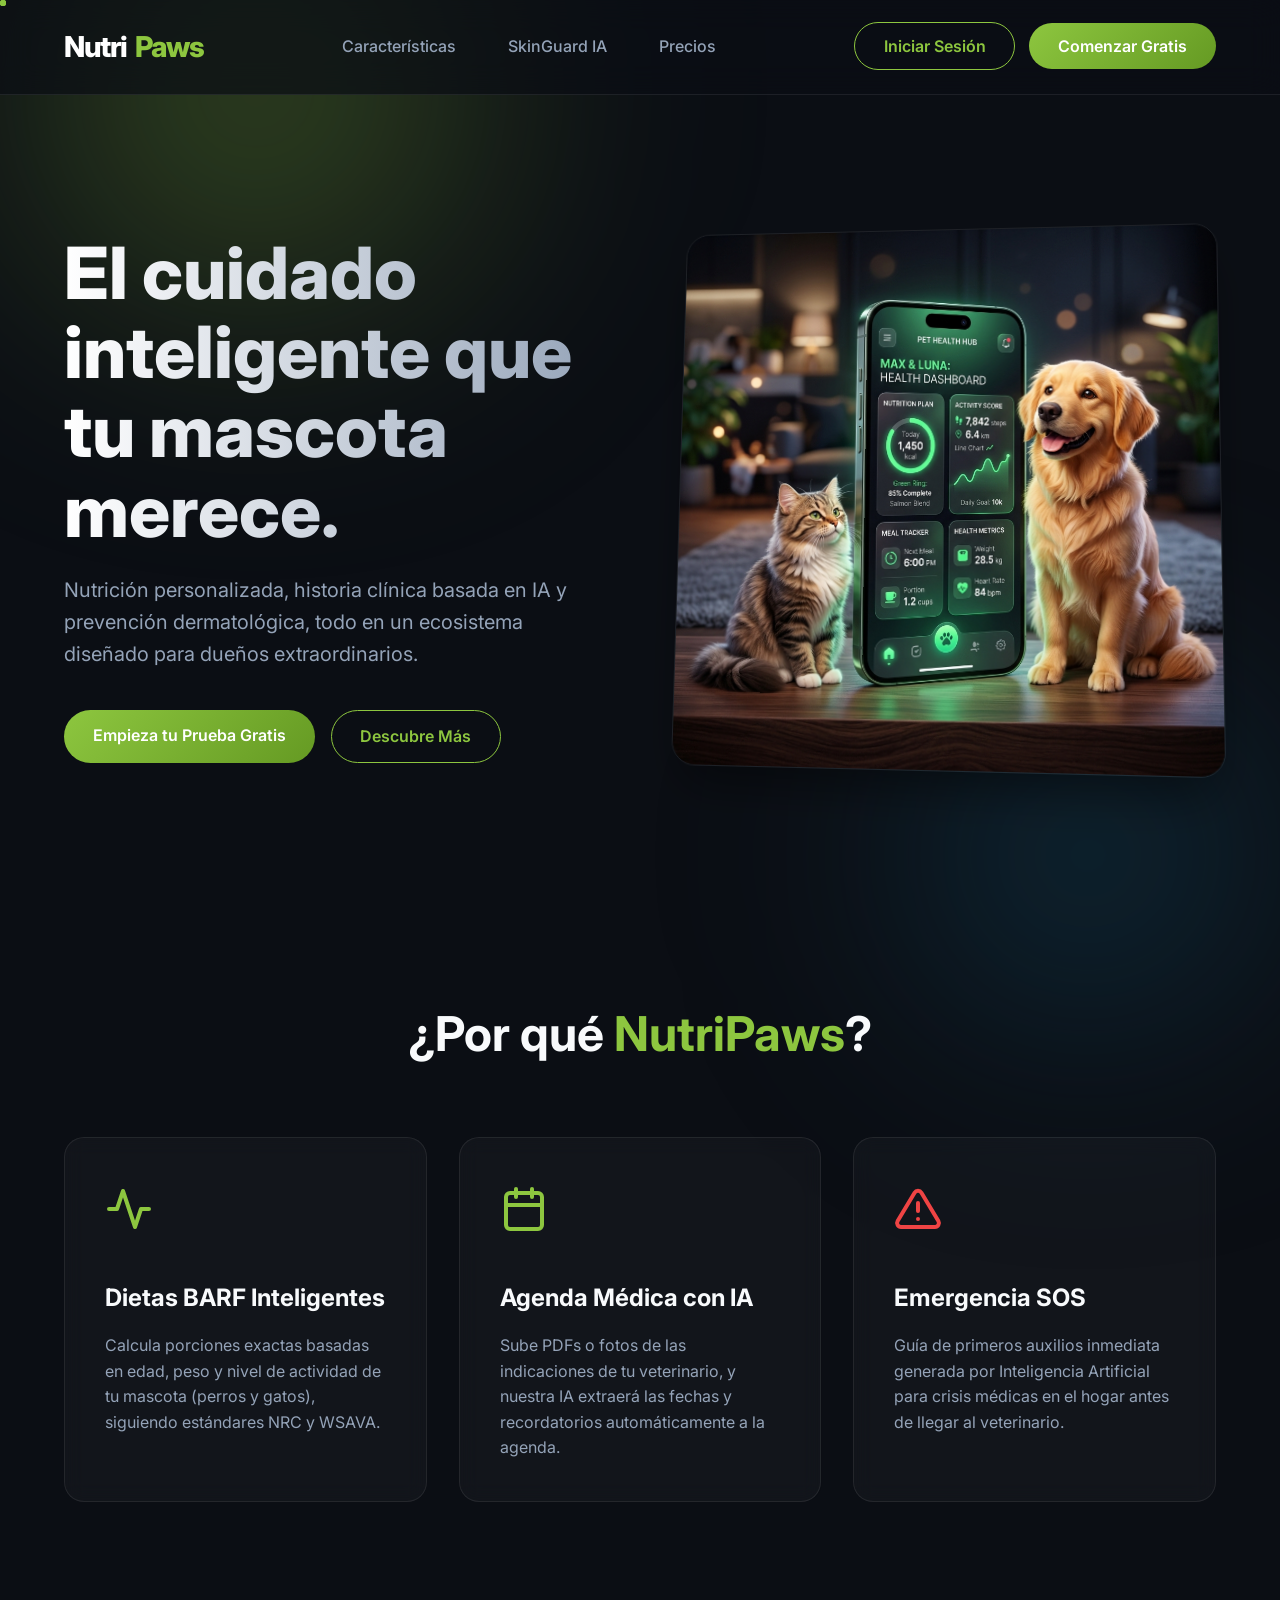
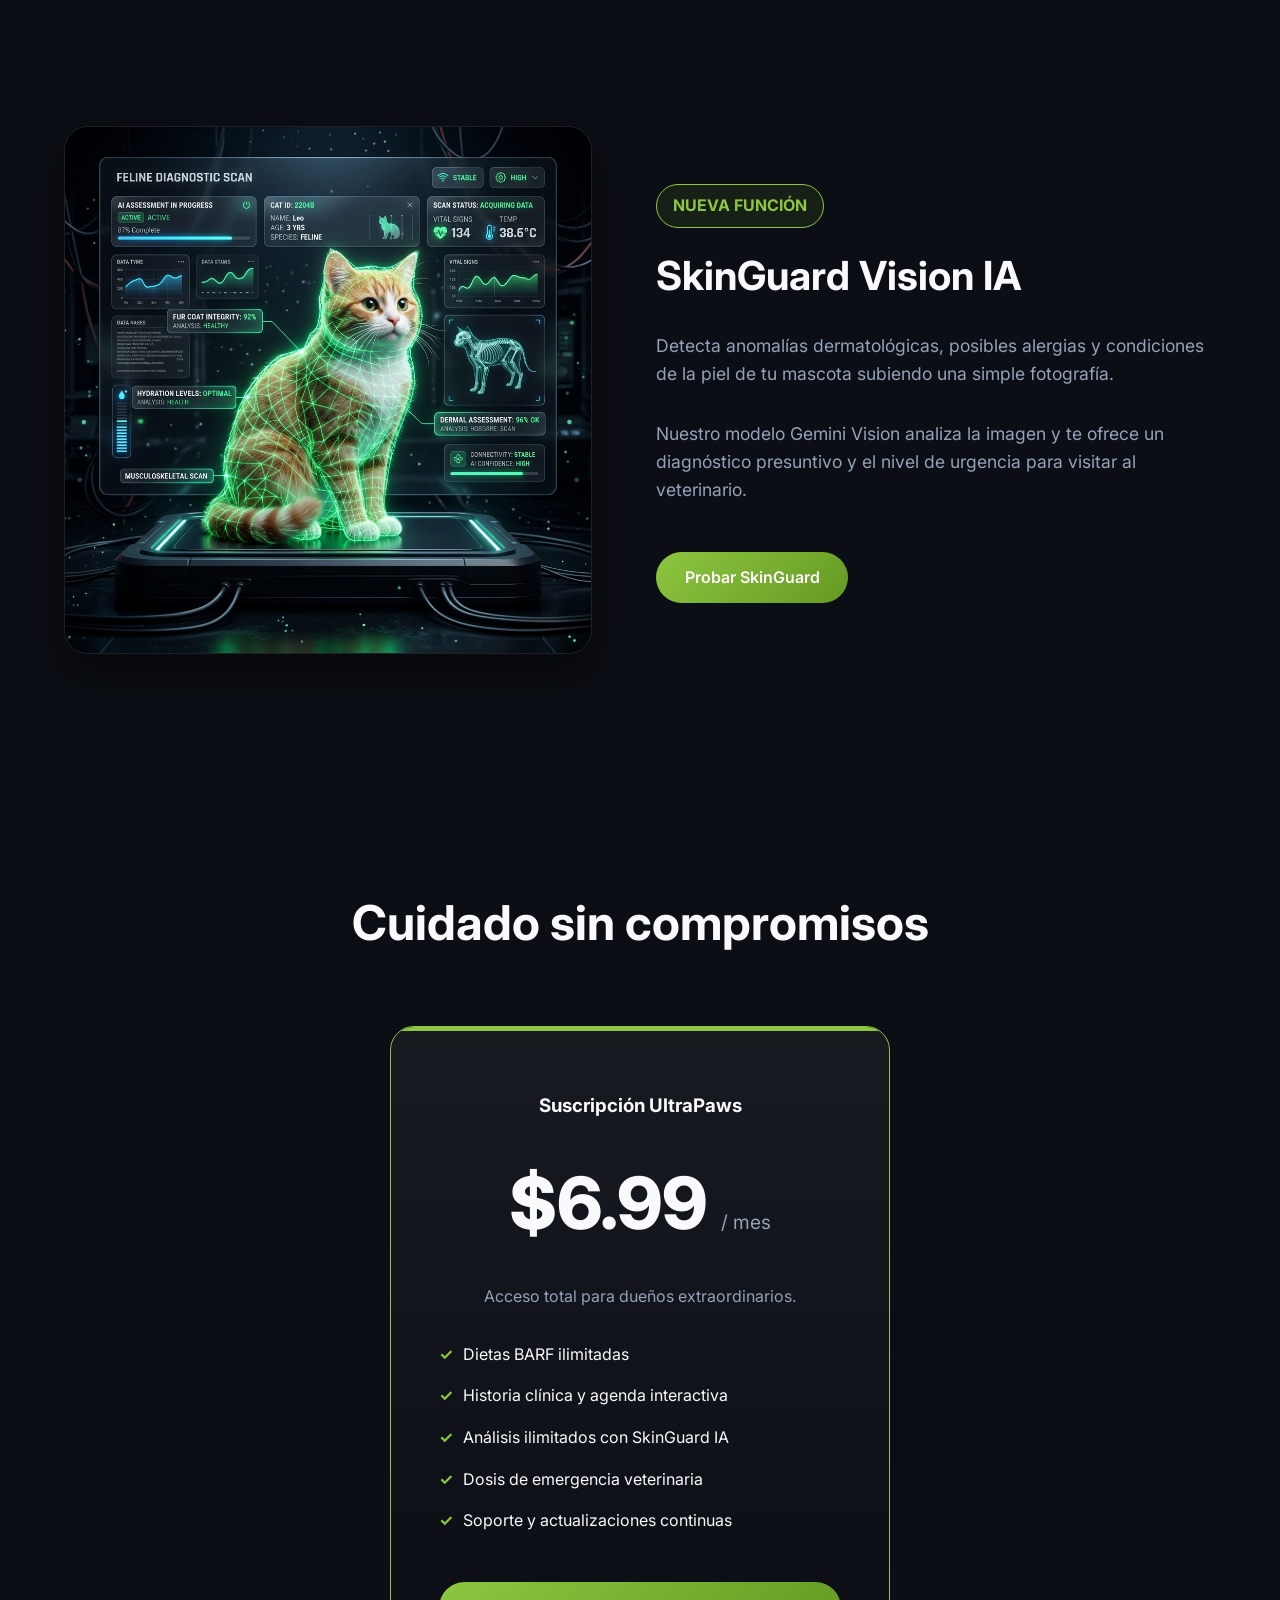
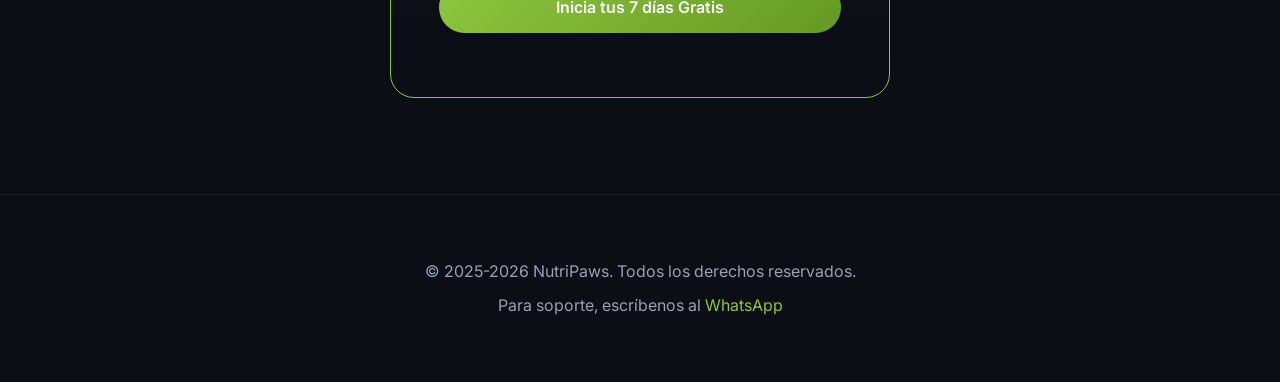
<file: public/index.html>
<!DOCTYPE html>
<html lang="es">
<head>
    <meta charset="UTF-8">
    <meta name="viewport" content="width=device-width, initial-scale=1.0">
    <title>NutriPaws | Salud e IA para tu Mascota</title>
    
    <meta name="description" content="NutriPaws es tu asistente inteligente para el cuidado de mascotas. Calcula dietas BARF, obtén diagnósticos dermatológicos con IA y agenda sus chequeos.">
    <meta property="og:title" content="NutriPaws | El futuro del cuidado animal">
    <meta property="og:description" content="La herramienta definitiva para dueños responsables. Nutrición, calendario y diagnósticos con IA en un solo lugar.">
    <meta property="og:type" content="website">
    <meta property="og:url" content="https://nutri-paws.vercel.app">
    <meta property="og:image" content="https://nutri-paws.vercel.app/assets/img/hero.png">
    
    <link rel="icon" type="image/png" href="assets/logo-fondo.png">
    <!-- Google Fonts preconnect para carga rápida -->
    <link rel="preconnect" href="https://fonts.googleapis.com">
    <link rel="preconnect" href="https://fonts.gstatic.com" crossorigin>
    <link href="https://fonts.googleapis.com/css2?family=Inter:wght@400;500;600;700;800&display=swap" rel="stylesheet">
    <link rel="stylesheet" href="landing.css">
</head>
<body>
    <div class="glow-bg"></div>
    <div class="glow-bg-2"></div>

    <header>
        <a href="#" class="logo">Nutri<span>Paws</span></a>
        <nav class="nav-links">
            <a href="#features">Características</a>
            <a href="#ai">SkinGuard IA</a>
            <a href="#pricing">Precios</a>
        </nav>
        <div>
            <a href="app.html" class="btn-outline">Iniciar Sesión</a>
            <a href="app.html" class="btn-primary" style="margin-left: 10px;">Comenzar Gratis</a>
        </div>
    </header>

    <section class="hero">
        <div class="hero-content">
            <h1>El cuidado inteligente que tu mascota merece.</h1>
            <p>Nutrición personalizada, historia clínica basada en IA y prevención dermatológica, todo en un ecosistema diseñado para dueños extraordinarios.</p>
            <div class="hero-buttons">
                <a href="app.html" class="btn-primary">Empieza tu Prueba Gratis</a>
                <a href="#features" class="btn-outline">Descubre Más</a>
            </div>
        </div>
        <div class="hero-image">
            <img src="assets/img/hero.png" alt="NutriPaws Dashboard en Smartphone junto a perro y gato">
        </div>
    </section>

    <section id="features" class="features">
        <h2 class="section-title">¿Por qué <span>NutriPaws</span>?</h2>
        <div class="feature-grid">
            <div class="feature-card">
                <div class="feature-icon"><svg xmlns="http://www.w3.org/2000/svg" width="48" height="48" viewBox="0 0 24 24" fill="none" stroke="var(--brand-green)" stroke-width="2" stroke-linecap="round" stroke-linejoin="round"><path d="M22 12h-4l-3 9L9 3l-3 9H2"></path></svg></div>
                <h3>Dietas BARF Inteligentes</h3>
                <p>Calcula porciones exactas basadas en edad, peso y nivel de actividad de tu mascota (perros y gatos), siguiendo estándares NRC y WSAVA.</p>
            </div>
            <div class="feature-card">
                <div class="feature-icon"><svg xmlns="http://www.w3.org/2000/svg" width="48" height="48" viewBox="0 0 24 24" fill="none" stroke="var(--brand-green)" stroke-width="2" stroke-linecap="round" stroke-linejoin="round"><rect x="3" y="4" width="18" height="18" rx="2" ry="2"></rect><line x1="16" y1="2" x2="16" y2="6"></line><line x1="8" y1="2" x2="8" y2="6"></line><line x1="3" y1="10" x2="21" y2="10"></line></svg></div>
                <h3>Agenda Médica con IA</h3>
                <p>Sube PDFs o fotos de las indicaciones de tu veterinario, y nuestra IA extraerá las fechas y recordatorios automáticamente a la agenda.</p>
            </div>
            <div class="feature-card">
                <div class="feature-icon"><svg xmlns="http://www.w3.org/2000/svg" width="48" height="48" viewBox="0 0 24 24" fill="none" stroke="#ef4444" stroke-width="2" stroke-linecap="round" stroke-linejoin="round"><path d="M10.29 3.86L1.82 18a2 2 0 0 0 1.71 3h16.94a2 2 0 0 0 1.71-3L13.71 3.86a2 2 0 0 0-3.42 0z"></path><line x1="12" y1="9" x2="12" y2="13"></line><line x1="12" y1="17" x2="12.01" y2="17"></line></svg></div>
                <h3>Emergencia SOS</h3>
                <p>Guía de primeros auxilios inmediata generada por Inteligencia Artificial para crisis médicas en el hogar antes de llegar al veterinario.</p>
            </div>
        </div>
    </section>

    <section id="ai" class="feature-split">
        <div class="feature-split-img">
            <img src="assets/img/ai.png" alt="SkinGuard AI escaneando piel de gato">
        </div>
        <div class="feature-split-content">
            <div style="display:inline-block; background:rgba(141,198,63,0.1); color:var(--brand-green); padding:0.5rem 1rem; border-radius:50px; font-weight:bold; margin-bottom:1rem; border:1px solid var(--brand-green);">NUEVA FUNCIÓN</div>
            <h2>SkinGuard Vision IA</h2>
            <p>Detecta anomalías dermatológicas, posibles alergias y condiciones de la piel de tu mascota subiendo una simple fotografía.</p>
            <p>Nuestro modelo Gemini Vision analiza la imagen y te ofrece un diagnóstico presuntivo y el nivel de urgencia para visitar al veterinario.</p>
            <a href="app.html" class="btn-primary" style="display:inline-block; margin-top:1rem;">Probar SkinGuard</a>
        </div>
    </section>

    <section id="pricing" class="pricing">
        <h2 class="section-title">Cuidado sin compromisos</h2>
        <div class="pricing-card">
            <h3>Suscripción UltraPaws</h3>
            <div class="price">$6.99 <span>/ mes</span></div>
            <p style="color:var(--text-muted)">Acceso total para dueños extraordinarios.</p>
            <ul class="pricing-list">
                <li>Dietas BARF ilimitadas</li>
                <li>Historia clínica y agenda interactiva</li>
                <li>Análisis ilimitados con SkinGuard IA</li>
                <li>Dosis de emergencia veterinaria</li>
                <li>Soporte y actualizaciones continuas</li>
            </ul>
            <a href="app.html" class="btn-primary" style="display:block; width:100%; text-align:center;">Inicia tus 7 días Gratis</a>
        </div>
    </section>

    <footer>
        <p>&copy; 2025-2026 NutriPaws. Todos los derechos reservados.</p>
        <p style="margin-top:0.5rem;">Para soporte, escríbenos al <a href="https://wa.me/584121287701" target="_blank">WhatsApp</a></p>
    </footer>

    <!-- Cursor Trail -->
    <script>
        document.addEventListener('DOMContentLoaded', () => {
            const numDots = 5;
            const dots = [];
            for (let i = 0; i < numDots; i++) {
                const dot = document.createElement('div');
                dot.style.position = 'fixed';
                dot.style.width = '6px';
                dot.style.height = '6px';
                dot.style.background = '#8DC63F';
                dot.style.borderRadius = '50%';
                dot.style.pointerEvents = 'none';
                dot.style.zIndex = '9999';
                dot.style.transition = 'opacity 0.1s, transform 0.1s';
                dot.style.opacity = (1 - i*0.15).toString();
                document.body.appendChild(dot);
                dots.push(dot);
            }

            let mouseX = 0, mouseY = 0;
            let currentX = 0, currentY = 0;
            
            document.addEventListener('mousemove', (e) => {
                mouseX = e.clientX;
                mouseY = e.clientY;
            });

            function animate() {
                currentX += (mouseX - currentX) * 0.2;
                currentY += (mouseY - currentY) * 0.2;
                
                dots[0].style.left = currentX + 'px';
                dots[0].style.top = currentY + 'px';
                
                for (let i = dots.length - 1; i > 0; i--) {
                    const prevDot = dots[i-1];
                    const prevLeft = parseFloat(prevDot.style.left) || 0;
                    const prevTop = parseFloat(prevDot.style.top) || 0;
                    
                    const currentDot = dots[i];
                    const currLeft = parseFloat(currentDot.style.left) || 0;
                    const currTop = parseFloat(currentDot.style.top) || 0;
                    
                    currentDot.style.left = currLeft + (prevLeft - currLeft) * 0.4 + 'px';
                    currentDot.style.top = currTop + (prevTop - currTop) * 0.4 + 'px';
                }
                requestAnimationFrame(animate);
            }
            animate();
        });
    </script>
</body>
</html>
</file>
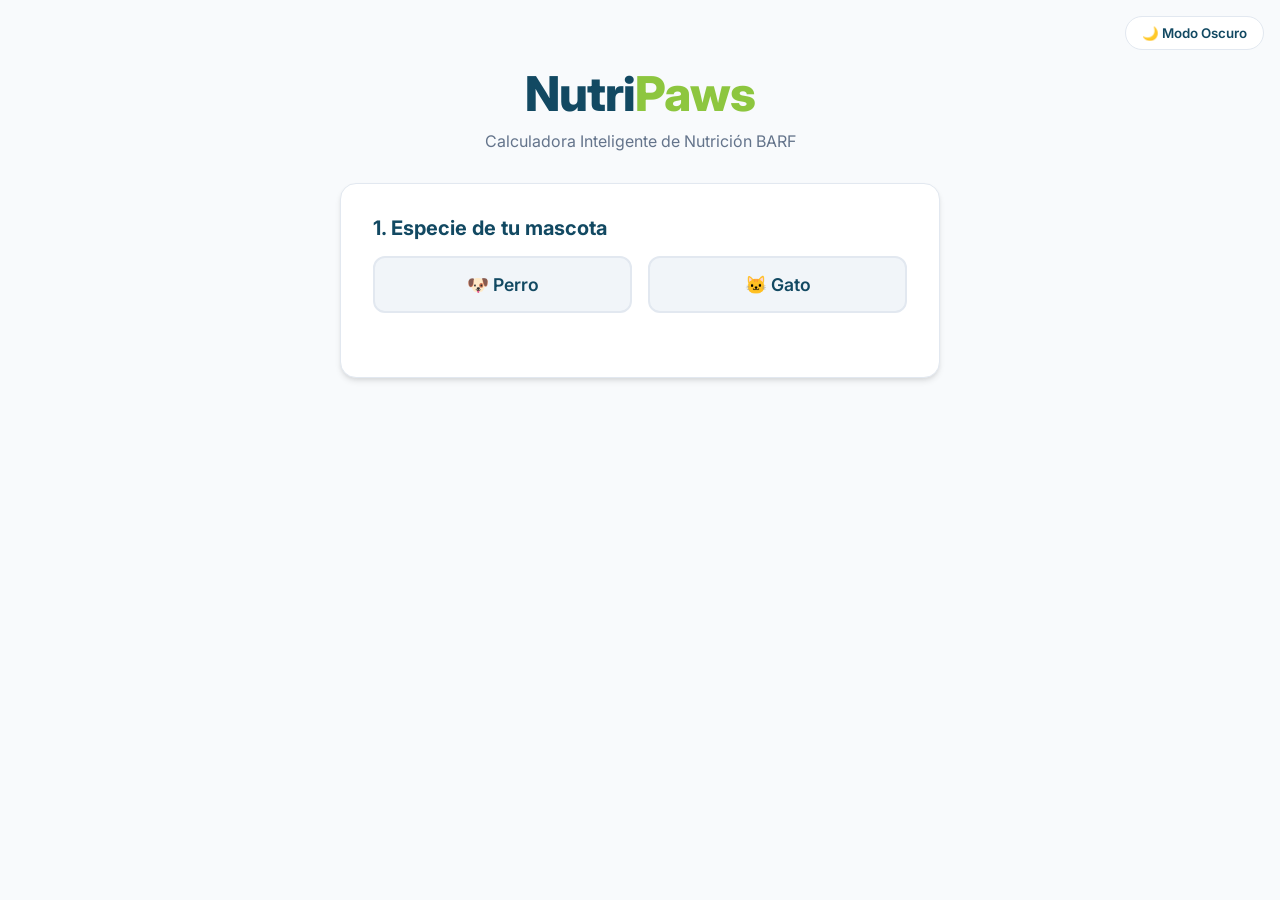
<file: scripts/frontend/index.html>
<!DOCTYPE html>
<html lang="es" data-theme="light">
<head>
    <meta charset="UTF-8">
    <meta name="viewport" content="width=device-width, initial-scale=1.0">
    <title>NutriPaws | Calculadora BARF</title>
    <link href="https://fonts.googleapis.com/css2?family=Inter:wght@400;600;800&display=swap" rel="stylesheet">
    <link rel="stylesheet" href="styles.css">
</head>
<body>
    <div class="theme-toggle">
        <button id="theme-btn">🌙 Modo Oscuro</button>
    </div>
    
    <header>
        <div class="logo">
            <span class="logo-nutri">Nutri</span><span class="logo-paws">Paws</span>
        </div>
        <p class="subtitle">Calculadora Inteligente de Nutrición BARF</p>
    </header>

    <main class="container">
        <div class="card" id="calculator-card">
            <form id="barf-form">
                
                <div class="step" id="step-1">
                    <h2>1. Especie de tu mascota</h2>
                    <div class="options-grid">
                        <label class="radio-card">
                            <input type="radio" name="especie" value="perro" required>
                            <span class="card-content">🐶 Perro</span>
                        </label>
                        <label class="radio-card">
                            <input type="radio" name="especie" value="gato">
                            <span class="card-content">🐱 Gato</span>
                        </label>
                    </div>
                </div>

                <div class="step" id="step-2" style="display:none;">
                    <h2>2. Selección de Raza</h2>
                    <div class="form-group">
                        <select name="raza" id="raza-select" required>
                            <option value="">Selecciona la raza...</option>
                        </select>
                        <small>La raza es un factor crítico para su alimentación.</small>
                    </div>
                </div>

                <div class="step" id="step-3" style="display:none;">
                    <h2>3. Datos Físicos</h2>
                    
                    <div class="form-group">
                        <label>Etapa de Vida</label>
                        <select name="edad" id="edad-select" required>
                            <option value="">Selecciona etapa...</option>
                            <option value="adulto">Adulto</option>
                            <option value="cachorro">Cachorro / Gatito</option>
                        </select>
                    </div>
                    
                    <div class="form-group">
                        <label>Peso (kg)</label>
                        <input type="number" name="peso" step="0.1" min="0.5" placeholder="Ej. 15.5" required>
                    </div>

                    <div class="form-group" id="actividad-group">
                        <label>Nivel de Actividad (Solo adultos)</label>
                        <select name="actividad" id="actividad-select">
                            <option value="normal">Normal (Mantenimiento)</option>
                            <option value="bajo">Bajo (Bajar de peso / Inactivo)</option>
                            <option value="alto">Alto (Subir de peso / Muy activo)</option>
                        </select>
                    </div>
                </div>

                <button type="submit" class="btn-primary" id="submit-btn" style="display:none;">Calcular Dieta Óptima</button>
            </form>
        </div>

        <div class="card result-card" id="result-card" style="display:none;">
            <h2>Resultados de la Dieta BARF</h2>
            <div class="total-weight">
                <span>Ración Diaria Total:</span>
                <strong id="racion-total">0g</strong>
            </div>
            
            <ul id="ingredient-list" class="ingredients">
                <!-- Injected via JS -->
            </ul>
            
            <div class="warnings">
                <p><strong>⚠️ Atención:</strong> NUNCA cocines los huesos carnosos. Deben darse crudos. Los cálculos son aproximaciones iniciales, consulta a un veterinario nutricionista.</p>
                <p id="taurina-warning" style="display:none;"><strong>🐱 Gatos:</strong> Asegura incluir cortes ricos en Taurina (ej. corazón) en la porción de carne magra.</p>
            </div>
            
            <button class="btn-secondary" onclick="location.reload()">Calcular Otra</button>
        </div>
    </main>

    <script src="app.js"></script>
</body>
</html>
</file>
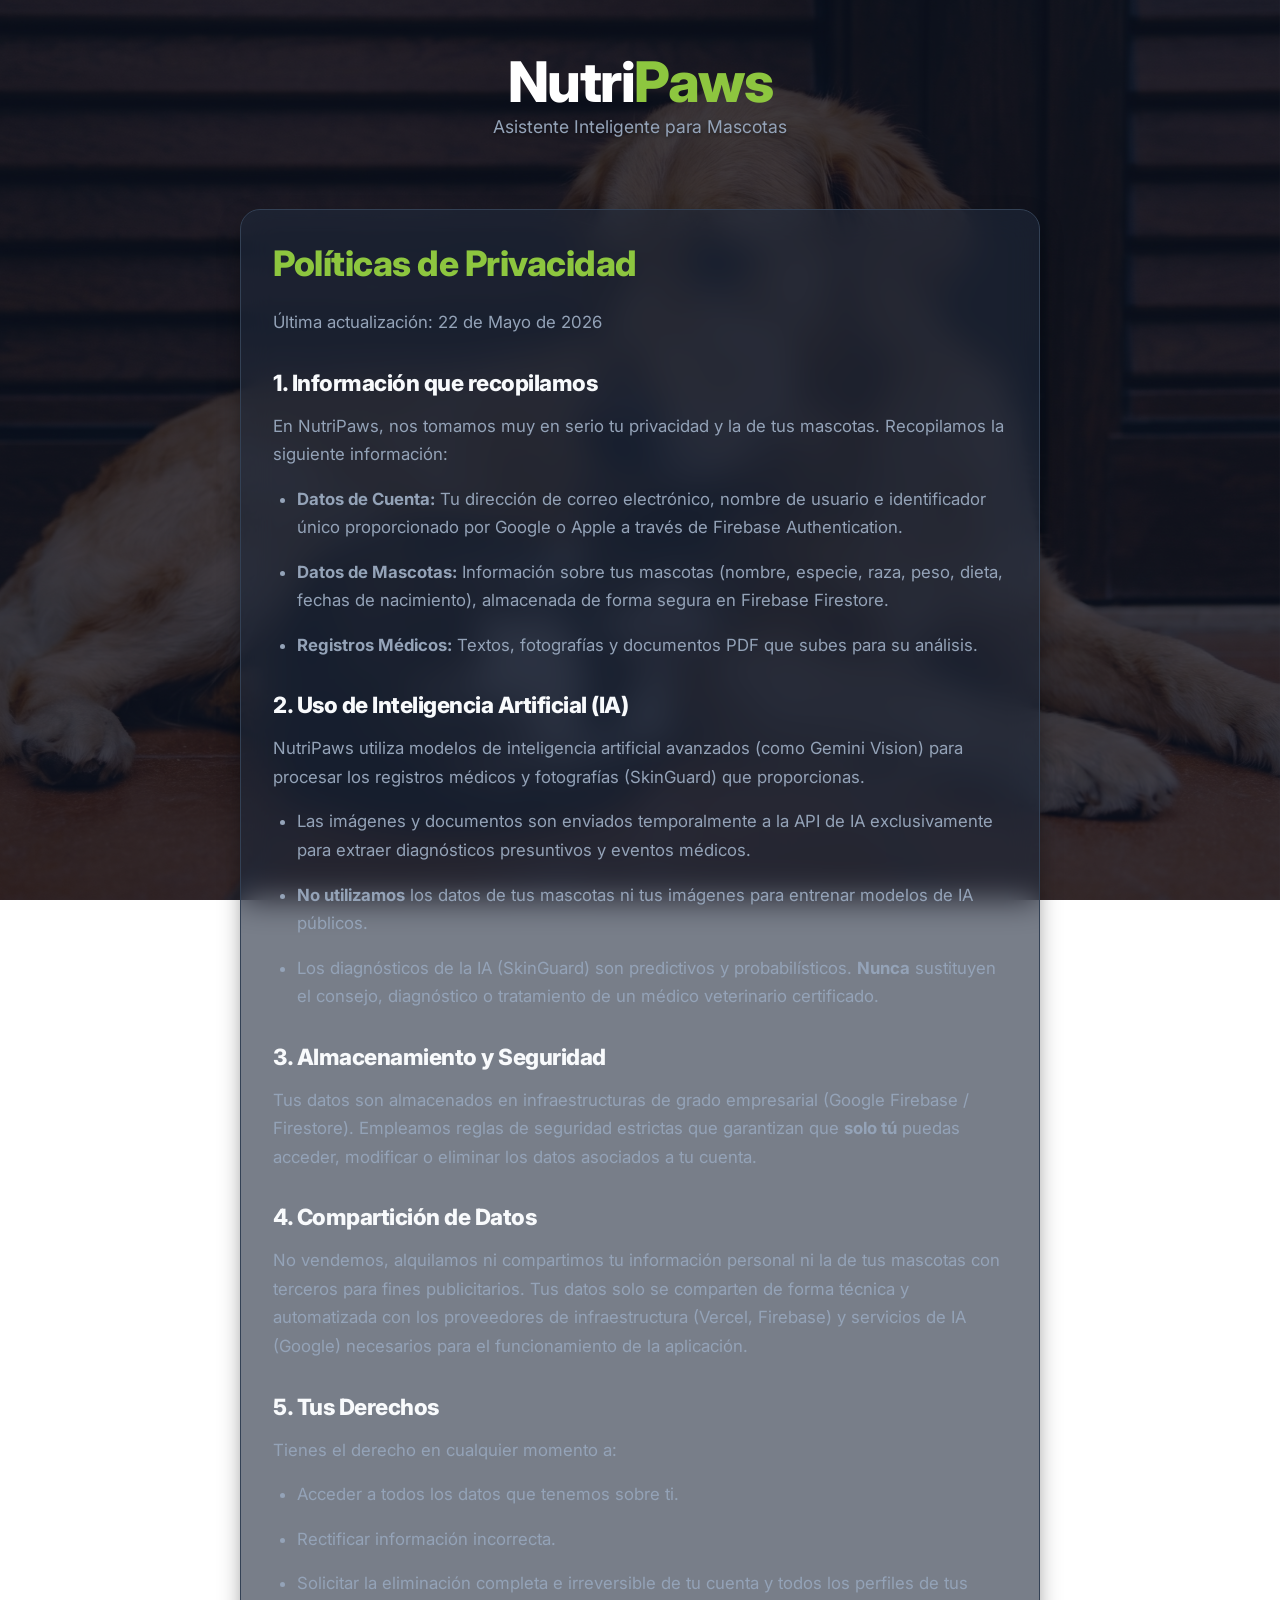
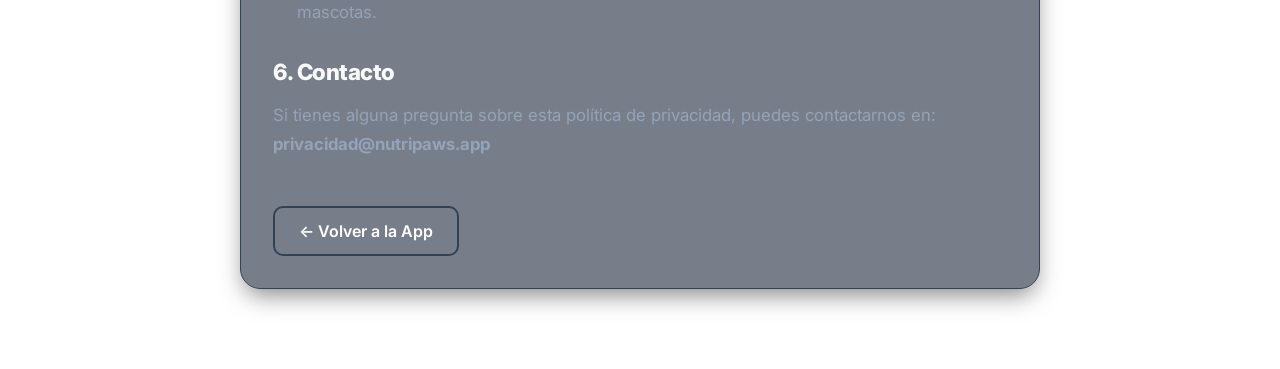
<file: public/privacy.html>
<!DOCTYPE html>
<html lang="es">
<head>
    <meta charset="UTF-8">
    <meta name="viewport" content="width=device-width, initial-scale=1.0">
    <title>Políticas de Privacidad - NutriPaws</title>
    
    <meta name="description" content="Lee nuestras políticas de privacidad para entender cómo NutriPaws protege tus datos y los de tu mascota de forma segura.">
    <meta name="robots" content="noindex, follow"> <!-- Por lo general las páginas de privacidad no necesitan ser indexadas con alta prioridad, pero sí seguidas -->
    <link href="https://fonts.googleapis.com/css2?family=Inter:wght@400;500;600;700;800&display=swap" rel="stylesheet">
    <link rel="stylesheet" href="styles.css">
    <style>
        .privacy-container {
            max-width: 800px;
            margin: 0 auto;
            padding: 2rem;
            background: var(--card-bg);
            border-radius: 20px;
            box-shadow: var(--shadow);
            border: 1px solid var(--border-color);
            margin-top: 2rem;
            margin-bottom: 3rem;
            backdrop-filter: var(--backdrop-blur, none);
        }
        .privacy-container h1 {
            color: var(--brand-green);
            margin-bottom: 1.5rem;
            font-size: 2.2rem;
        }
        .privacy-container h2 {
            color: var(--text-main);
            margin-top: 2rem;
            margin-bottom: 1rem;
            font-size: 1.4rem;
        }
        .privacy-container p, .privacy-container li {
            color: var(--text-muted);
            line-height: 1.7;
            margin-bottom: 1rem;
            font-size: 1.05rem;
        }
        .privacy-container ul {
            padding-left: 1.5rem;
            margin-bottom: 1.5rem;
        }
        .back-link {
            display: inline-block;
            margin-top: 2rem;
            color: var(--brand-blue);
            text-decoration: none;
            font-weight: 600;
            padding: 0.8rem 1.5rem;
            border: 2px solid var(--border-color);
            border-radius: 10px;
            transition: all 0.3s ease;
        }
        [data-theme="dark"] .back-link { color: white; }
        .back-link:hover {
            border-color: var(--brand-green);
            color: var(--brand-green);
        }
    </style>
</head>
<body data-theme="dark">
    <div class="hero-bg"></div>
    <div class="hero-overlay"></div>

    <div id="cursor-glow"></div>
    <div id="cursor-dot"></div>

    <header>
        <div class="logo">
            <span class="logo-nutri">Nutri</span><span class="logo-paws">Paws</span>
        </div>
        <div class="subtitle">Asistente Inteligente para Mascotas</div>
    </header>

    <div class="privacy-container">
        <h1>Políticas de Privacidad</h1>
        <p>Última actualización: 22 de Mayo de 2026</p>

        <h2>1. Información que recopilamos</h2>
        <p>En NutriPaws, nos tomamos muy en serio tu privacidad y la de tus mascotas. Recopilamos la siguiente información:</p>
        <ul>
            <li><strong>Datos de Cuenta:</strong> Tu dirección de correo electrónico, nombre de usuario e identificador único proporcionado por Google o Apple a través de Firebase Authentication.</li>
            <li><strong>Datos de Mascotas:</strong> Información sobre tus mascotas (nombre, especie, raza, peso, dieta, fechas de nacimiento), almacenada de forma segura en Firebase Firestore.</li>
            <li><strong>Registros Médicos:</strong> Textos, fotografías y documentos PDF que subes para su análisis.</li>
        </ul>

        <h2>2. Uso de Inteligencia Artificial (IA)</h2>
        <p>NutriPaws utiliza modelos de inteligencia artificial avanzados (como Gemini Vision) para procesar los registros médicos y fotografías (SkinGuard) que proporcionas.</p>
        <ul>
            <li>Las imágenes y documentos son enviados temporalmente a la API de IA exclusivamente para extraer diagnósticos presuntivos y eventos médicos.</li>
            <li><strong>No utilizamos</strong> los datos de tus mascotas ni tus imágenes para entrenar modelos de IA públicos.</li>
            <li>Los diagnósticos de la IA (SkinGuard) son predictivos y probabilísticos. <strong>Nunca</strong> sustituyen el consejo, diagnóstico o tratamiento de un médico veterinario certificado.</li>
        </ul>

        <h2>3. Almacenamiento y Seguridad</h2>
        <p>Tus datos son almacenados en infraestructuras de grado empresarial (Google Firebase / Firestore). Empleamos reglas de seguridad estrictas que garantizan que <strong>solo tú</strong> puedas acceder, modificar o eliminar los datos asociados a tu cuenta.</p>

        <h2>4. Compartición de Datos</h2>
        <p>No vendemos, alquilamos ni compartimos tu información personal ni la de tus mascotas con terceros para fines publicitarios. Tus datos solo se comparten de forma técnica y automatizada con los proveedores de infraestructura (Vercel, Firebase) y servicios de IA (Google) necesarios para el funcionamiento de la aplicación.</p>

        <h2>5. Tus Derechos</h2>
        <p>Tienes el derecho en cualquier momento a:</p>
        <ul>
            <li>Acceder a todos los datos que tenemos sobre ti.</li>
            <li>Rectificar información incorrecta.</li>
            <li>Solicitar la eliminación completa e irreversible de tu cuenta y todos los perfiles de tus mascotas.</li>
        </ul>

        <h2>6. Contacto</h2>
        <p>Si tienes alguna pregunta sobre esta política de privacidad, puedes contactarnos en: <strong>privacidad@nutripaws.app</strong></p>

        <a href="index.html" class="back-link">← Volver a la App</a>
    </div>

    <script>
        // Lógica simple para el cursor en esta página
        const cursorGlow = document.getElementById('cursor-glow');
        const cursorDot = document.getElementById('cursor-dot');

        document.addEventListener('mousemove', (e) => {
            cursorDot.style.left = e.clientX + 'px';
            cursorDot.style.top = e.clientY + 'px';
            cursorGlow.style.left = e.clientX + 'px';
            cursorGlow.style.top = e.clientY + 'px';
        });

        const clickables = document.querySelectorAll('a, button');
        clickables.forEach(el => {
            el.addEventListener('mouseenter', () => document.body.classList.add('cursor-hover'));
            el.addEventListener('mouseleave', () => document.body.classList.remove('cursor-hover'));
        });
    </script>
</body>
</html>
</file>
<file: public/landing.css>
:root {
    --brand-green: #8DC63F;
    --brand-green-glow: rgba(141, 198, 63, 0.4);
    --bg-dark: #0B0E14;
    --card-bg: rgba(255, 255, 255, 0.03);
    --border-color: rgba(255, 255, 255, 0.08);
    --text-main: #f8fafc;
    --text-muted: #94a3b8;
}

* {
    margin: 0;
    padding: 0;
    box-sizing: border-box;
    font-family: 'Inter', sans-serif;
}

body {
    background-color: var(--bg-dark);
    color: var(--text-main);
    overflow-x: hidden;
    line-height: 1.6;
}

/* Background Gradients */
.glow-bg {
    position: fixed;
    top: -20%;
    left: -10%;
    width: 60%;
    height: 60%;
    background: radial-gradient(circle, var(--brand-green-glow) 0%, transparent 70%);
    filter: blur(120px);
    z-index: -1;
    pointer-events: none;
}
.glow-bg-2 {
    position: fixed;
    bottom: -20%;
    right: -10%;
    width: 50%;
    height: 50%;
    background: radial-gradient(circle, rgba(18, 73, 98, 0.5) 0%, transparent 70%);
    filter: blur(100px);
    z-index: -1;
    pointer-events: none;
}

/* Navigation */
header {
    position: fixed;
    top: 0;
    width: 100%;
    padding: 1.5rem 5%;
    display: flex;
    justify-content: space-between;
    align-items: center;
    background: rgba(11, 14, 20, 0.7);
    backdrop-filter: blur(16px);
    border-bottom: 1px solid var(--border-color);
    z-index: 1000;
}

.logo {
    font-size: 1.8rem;
    font-weight: 800;
    letter-spacing: -1px;
    color: white;
    text-decoration: none;
    display: flex;
    align-items: center;
    gap: 0.5rem;
}
.logo span {
    color: var(--brand-green);
}

.nav-links a {
    color: var(--text-muted);
    text-decoration: none;
    margin: 0 1.5rem;
    font-weight: 500;
    transition: color 0.3s;
}
.nav-links a:hover {
    color: white;
}

.btn-primary {
    background: linear-gradient(135deg, var(--brand-green), #659a23);
    color: white;
    padding: 0.8rem 1.8rem;
    border-radius: 50px;
    text-decoration: none;
    font-weight: 600;
    transition: transform 0.2s, box-shadow 0.2s;
    border: none;
    cursor: pointer;
}
.btn-primary:hover {
    transform: translateY(-2px);
    box-shadow: 0 8px 20px var(--brand-green-glow);
}
.btn-outline {
    background: transparent;
    border: 1px solid var(--brand-green);
    color: var(--brand-green);
    padding: 0.8rem 1.8rem;
    border-radius: 50px;
    text-decoration: none;
    font-weight: 600;
    transition: all 0.2s;
}
.btn-outline:hover {
    background: var(--brand-green-glow);
    color: white;
}

/* Hero Section */
.hero {
    padding: 12rem 5% 6rem;
    display: flex;
    align-items: center;
    justify-content: space-between;
    gap: 4rem;
    max-width: 1400px;
    margin: 0 auto;
    min-height: 100vh;
}
.hero-content {
    flex: 1;
    max-width: 600px;
}
.hero h1 {
    font-size: 4.5rem;
    line-height: 1.1;
    margin-bottom: 1.5rem;
    font-weight: 800;
    background: linear-gradient(to right, #fff, #94a3b8);
    -webkit-background-clip: text;
    -webkit-text-fill-color: transparent;
}
.hero p {
    font-size: 1.25rem;
    color: var(--text-muted);
    margin-bottom: 2.5rem;
}
.hero-buttons {
    display: flex;
    gap: 1rem;
}

.hero-image {
    flex: 1;
    position: relative;
}
.hero-image img {
    width: 100%;
    border-radius: 24px;
    box-shadow: 0 25px 50px -12px rgba(0,0,0,0.5);
    border: 1px solid var(--border-color);
    transform: perspective(1000px) rotateY(-5deg) rotateX(5deg);
    transition: transform 0.5s ease;
}
.hero-image img:hover {
    transform: perspective(1000px) rotateY(0deg) rotateX(0deg);
}

/* Features */
.features {
    padding: 6rem 5%;
    max-width: 1400px;
    margin: 0 auto;
}
.section-title {
    text-align: center;
    font-size: 3rem;
    margin-bottom: 4rem;
}
.section-title span {
    color: var(--brand-green);
}
.feature-grid {
    display: grid;
    grid-template-columns: repeat(auto-fit, minmax(300px, 1fr));
    gap: 2rem;
}
.feature-card {
    background: var(--card-bg);
    border: 1px solid var(--border-color);
    padding: 2.5rem;
    border-radius: 20px;
    backdrop-filter: blur(10px);
    transition: transform 0.3s, border-color 0.3s;
}
.feature-card:hover {
    transform: translateY(-10px);
    border-color: var(--brand-green);
}
.feature-icon {
    font-size: 3rem;
    margin-bottom: 1.5rem;
}
.feature-card h3 {
    font-size: 1.5rem;
    margin-bottom: 1rem;
}
.feature-card p {
    color: var(--text-muted);
}

/* Feature Split */
.feature-split {
    display: flex;
    align-items: center;
    gap: 4rem;
    padding: 8rem 5%;
    max-width: 1400px;
    margin: 0 auto;
}
.feature-split.reverse {
    flex-direction: row-reverse;
}
.feature-split-img img {
    width: 100%;
    border-radius: 24px;
    border: 1px solid var(--border-color);
    box-shadow: 0 20px 40px rgba(0,0,0,0.4);
}
.feature-split-content h2 {
    font-size: 2.5rem;
    margin-bottom: 1.5rem;
}
.feature-split-content p {
    color: var(--text-muted);
    font-size: 1.1rem;
    margin-bottom: 2rem;
}

/* Pricing */
.pricing {
    padding: 6rem 5%;
    text-align: center;
}
.pricing-card {
    background: linear-gradient(180deg, rgba(255,255,255,0.05) 0%, rgba(255,255,255,0) 100%);
    border: 1px solid var(--brand-green);
    border-radius: 24px;
    padding: 4rem 3rem;
    max-width: 500px;
    margin: 0 auto;
    position: relative;
    overflow: hidden;
}
.pricing-card::before {
    content: '';
    position: absolute;
    top: 0; left: 0; width: 100%; height: 4px;
    background: var(--brand-green);
}
.price {
    font-size: 4.5rem;
    font-weight: 800;
    margin: 1.5rem 0;
}
.price span {
    font-size: 1.2rem;
    color: var(--text-muted);
    font-weight: normal;
}
.pricing-list {
    list-style: none;
    text-align: left;
    margin: 2rem 0 3rem;
}
.pricing-list li {
    margin-bottom: 1rem;
    display: flex;
    align-items: center;
    gap: 10px;
}
.pricing-list li::before {
    content: '✓';
    color: var(--brand-green);
    font-weight: bold;
}

/* Footer */
footer {
    border-top: 1px solid var(--border-color);
    padding: 4rem 5%;
    text-align: center;
    color: var(--text-muted);
}
footer a {
    color: var(--brand-green);
    text-decoration: none;
}

/* Responsive */
@media (max-width: 900px) {
    .hero { flex-direction: column; text-align: center; padding-top: 8rem; }
    .hero h1 { font-size: 3rem; }
    .hero-buttons { justify-content: center; }
    .feature-split { flex-direction: column !important; text-align: center; }
    .nav-links { display: none; }
}

@media (max-width: 600px) {
    .hero { padding-top: 6rem; gap: 2rem; }
    .hero h1 { font-size: 2.2rem; line-height: 1.2; }
    .hero p { font-size: 1rem; margin-bottom: 1.5rem; }
    .hero-buttons { flex-direction: column; width: 100%; gap: 1rem; }
    .hero-buttons a { width: 100%; text-align: center; margin: 0 !important; }
    .feature-split { padding: 4rem 5%; gap: 2rem; }
    .feature-split-content h2 { font-size: 2rem; }
    .feature-split-content p { font-size: 1rem; }
    .section-title { font-size: 2.2rem; margin-bottom: 2rem; }
    .pricing-card { padding: 2.5rem 1.5rem; }
    .price { font-size: 3.5rem; }
    header { padding: 1rem 5%; flex-direction: column; gap: 1rem; }
    .logo { margin-bottom: 0.5rem; }
}
</file>
<file: scripts/frontend/styles.css>
:root {
    /* Colores del Logo */
    --brand-green: #8DC63F;
    --brand-blue: #124962;
    
    /* Modo Claro (Default) */
    --bg-color: #F8FAFC;
    --card-bg: #FFFFFF;
    --text-main: #124962;
    --text-muted: #64748B;
    --border-color: #E2E8F0;
    --input-bg: #F1F5F9;
    --shadow: 0 4px 6px -1px rgba(0, 0, 0, 0.1), 0 2px 4px -1px rgba(0, 0, 0, 0.06);
}

[data-theme="dark"] {
    --bg-color: #0F172A;
    --card-bg: rgba(30, 41, 59, 0.7);
    --text-main: #F8FAFC;
    --text-muted: #94A3B8;
    --border-color: #334155;
    --input-bg: #1E293B;
    --shadow: 0 10px 15px -3px rgba(0, 0, 0, 0.5);
    /* Glassmorphism settings for dark */
    --backdrop-blur: blur(12px);
}

* {
    box-sizing: border-box;
    margin: 0;
    padding: 0;
    font-family: 'Inter', sans-serif;
    transition: background-color 0.3s, color 0.3s;
}

body {
    background-color: var(--bg-color);
    color: var(--text-main);
    min-height: 100vh;
    display: flex;
    flex-direction: column;
    align-items: center;
    padding: 2rem 1rem;
}

.theme-toggle {
    position: absolute;
    top: 1rem;
    right: 1rem;
}

#theme-btn {
    background: var(--card-bg);
    color: var(--text-main);
    border: 1px solid var(--border-color);
    padding: 0.5rem 1rem;
    border-radius: 20px;
    cursor: pointer;
    font-weight: 600;
}

header {
    text-align: center;
    margin-bottom: 2rem;
    margin-top: 2rem;
}

.logo {
    font-size: 3rem;
    font-weight: 800;
    letter-spacing: -1px;
}

.logo-nutri { color: var(--brand-blue); }
[data-theme="dark"] .logo-nutri { color: #FFFFFF; }
.logo-paws { color: var(--brand-green); }

.subtitle {
    color: var(--text-muted);
    margin-top: 0.5rem;
}

.container {
    width: 100%;
    max-width: 600px;
}

.card {
    background: var(--card-bg);
    border-radius: 16px;
    padding: 2rem;
    box-shadow: var(--shadow);
    border: 1px solid var(--border-color);
    backdrop-filter: var(--backdrop-blur, none);
}

.step {
    margin-bottom: 2rem;
    animation: fadeIn 0.5s ease-out;
}

h2 {
    font-size: 1.25rem;
    margin-bottom: 1rem;
    color: var(--text-main);
}

.options-grid {
    display: grid;
    grid-template-columns: 1fr 1fr;
    gap: 1rem;
}

.radio-card input {
    display: none;
}

.card-content {
    display: flex;
    align-items: center;
    justify-content: center;
    padding: 1rem;
    background: var(--input-bg);
    border: 2px solid var(--border-color);
    border-radius: 12px;
    cursor: pointer;
    font-weight: 600;
    font-size: 1.1rem;
}

.radio-card input:checked + .card-content {
    border-color: var(--brand-green);
    background: rgba(141, 198, 63, 0.1);
    color: var(--brand-green);
}

.form-group {
    margin-bottom: 1.5rem;
    display: flex;
    flex-direction: column;
}

.form-group label {
    margin-bottom: 0.5rem;
    font-weight: 600;
}

.form-group select, .form-group input {
    padding: 0.75rem;
    border-radius: 8px;
    border: 1px solid var(--border-color);
    background: var(--input-bg);
    color: var(--text-main);
    font-size: 1rem;
}

.form-group select:focus, .form-group input:focus {
    outline: none;
    border-color: var(--brand-green);
}

.form-group small {
    color: var(--text-muted);
    margin-top: 0.5rem;
    font-size: 0.85rem;
}

.btn-primary {
    width: 100%;
    padding: 1rem;
    background-color: var(--brand-green);
    color: white;
    border: none;
    border-radius: 8px;
    font-size: 1.1rem;
    font-weight: 600;
    cursor: pointer;
    transition: transform 0.1s, background-color 0.3s;
}

.btn-primary:hover {
    background-color: #7ab335;
    transform: translateY(-2px);
}

.btn-secondary {
    width: 100%;
    padding: 1rem;
    background-color: transparent;
    color: var(--brand-green);
    border: 2px solid var(--brand-green);
    border-radius: 8px;
    font-size: 1.1rem;
    font-weight: 600;
    cursor: pointer;
    margin-top: 1rem;
}

.result-card h2 {
    color: var(--brand-green);
    text-align: center;
    font-size: 1.8rem;
}

.total-weight {
    text-align: center;
    font-size: 1.2rem;
    margin: 1rem 0;
    padding: 1rem;
    background: var(--input-bg);
    border-radius: 8px;
}

.total-weight strong {
    color: var(--brand-green);
    font-size: 1.5rem;
    display: block;
}

.ingredients {
    list-style: none;
    margin-bottom: 1.5rem;
}

.ingredients li {
    display: flex;
    justify-content: space-between;
    padding: 0.75rem 0;
    border-bottom: 1px solid var(--border-color);
}

.warnings {
    background: rgba(249, 115, 22, 0.1);
    border-left: 4px solid #F97316;
    padding: 1rem;
    border-radius: 4px;
    font-size: 0.9rem;
    color: var(--text-main);
}

.warnings p {
    margin-bottom: 0.5rem;
}

@keyframes fadeIn {
    from { opacity: 0; transform: translateY(10px); }
    to { opacity: 1; transform: translateY(0); }
}
</file>
<file: public/styles.css>
:root {
    --brand-green: #8DC63F;
    --brand-blue: #124962;
    --brand-blue-light: #1A627B;
    
    --bg-color: #F4F7F6;
    --card-bg: #FFFFFF;
    --text-main: #124962;
    --text-muted: #64748B;
    --border-color: #E2E8F0;
    --input-bg: #F8FAFC;
    --shadow: 0 10px 25px -5px rgba(18, 73, 98, 0.08), 0 8px 10px -6px rgba(18, 73, 98, 0.04);
}

[data-theme="dark"] {
    --bg-color: #0B1120;
    --card-bg: rgba(30, 41, 59, 0.6);
    --text-main: #F8FAFC;
    --text-muted: #94A3B8;
    --border-color: #334155;
    --input-bg: #1E293B;
    --shadow: 0 10px 25px -5px rgba(0, 0, 0, 0.5);
    --backdrop-blur: blur(16px);
}

* {
    box-sizing: border-box;
    margin: 0;
    padding: 0;
    font-family: 'Inter', sans-serif;
    transition: background-color 0.3s, color 0.3s, border-color 0.3s, transform 0.3s ease, box-shadow 0.3s ease;
}

/* Ocultar iconos de flechas en input number */
input[type=number]::-webkit-inner-spin-button, 
input[type=number]::-webkit-outer-spin-button { 
  -webkit-appearance: none; 
  margin: 0; 
}
input[type=number] {
  -moz-appearance: textfield;
}

h1, h2, h3, .logo { font-family: 'Inter', sans-serif; font-weight: 800; letter-spacing: -0.5px; }

body {
    background-color: transparent;
    color: var(--text-main);
    min-height: 100vh;
    display: flex;
    flex-direction: column;
    align-items: center;
    padding: 2rem 1rem;
    overflow-x: hidden;
}

.hero-bg {
    position: fixed;
    top: 0; left: 0; width: 100%; height: 100vh;
    background-image: url('img/hero-bg.png');
    background-size: cover;
    background-position: center;
    z-index: -2;
    animation: slowPan 25s infinite alternate ease-in-out;
}

.hero-overlay {
    position: fixed;
    top: 0; left: 0; width: 100%; height: 100vh;
    background: rgba(11, 17, 32, 0.75);
    z-index: -1;
}

@keyframes slowPan {
    0% { transform: scale(1) translateX(0); }
    100% { transform: scale(1.1) translateX(-10px); }
}

.theme-toggle {
    position: absolute;
    top: 1.5rem;
    right: 1.5rem;
}

#theme-btn {
    background: var(--card-bg);
    color: var(--text-main);
    border: 1px solid var(--border-color);
    width: 40px;
    height: 40px;
    border-radius: 50%;
    cursor: pointer;
    font-size: 1.2rem;
    display: flex;
    align-items: center;
    justify-content: center;
    box-shadow: 0 2px 5px rgba(0,0,0,0.1);
}

header {
    text-align: center;
    margin-bottom: 2.5rem;
    margin-top: 1rem;
}

.logo {
    font-size: 3.5rem;
    font-weight: 800;
    letter-spacing: -1.5px;
}

.logo-nutri { color: var(--brand-blue); }
[data-theme="dark"] .logo-nutri { color: #FFFFFF; }
.logo-paws { color: var(--brand-green); }

.stat-box.main-stat .value {
    color: var(--brand-green);
    font-size: 2.2rem;
}

/* Resplandor del Cursor Estilo Antigravity - Trail */
.cursor-trail-dot {
    position: fixed;
    width: 6px;
    height: 6px;
    background: var(--brand-green);
    border-radius: 50%;
    pointer-events: none;
    transform: translate(-50%, -50%);
    z-index: 9999;
    transition: transform 0.1s ease;
}

body.cursor-hover .cursor-trail-dot {
    transform: translate(-50%, -50%) scale(1.5);
    opacity: 0.5;
}

.subtitle {
    color: var(--text-muted);
    font-size: 1.1rem;
    text-shadow: 0 2px 4px rgba(0,0,0,0.5);
}

.container {
    width: 100%;
    max-width: 600px;
}

.card {
    background: var(--card-bg);
    border-radius: 20px;
    padding: 2.5rem;
    box-shadow: var(--shadow);
    border: 1px solid var(--border-color);
    backdrop-filter: var(--backdrop-blur, none);
}

.step {
    margin-bottom: 2.5rem;
    animation: fadeIn 0.4s ease-out;
}

.step h2 {
    font-size: 1.4rem;
    margin-bottom: 1.2rem;
    display: flex;
    align-items: center;
    gap: 10px;
}

.step-num {
    background: var(--brand-green);
    color: white;
    width: 28px;
    height: 28px;
    display: flex;
    align-items: center;
    justify-content: center;
    border-radius: 50%;
    font-size: 1rem;
    font-weight: bold;
}

.options-grid {
    display: grid;
    grid-template-columns: 1fr 1fr;
    gap: 1rem;
}

.radio-card input { display: none; }

.card-content {
    display: flex;
    align-items: center;
    justify-content: center;
    padding: 1.2rem;
    background: var(--input-bg);
    border: 2px solid var(--border-color);
    border-radius: 14px;
    cursor: pointer;
    font-weight: 600;
    font-size: 1.1rem;
    transition: all 0.3s ease;
}

.radio-card:hover .card-content {
    transform: translateY(-4px);
    box-shadow: 0 8px 15px rgba(141, 198, 63, 0.15);
    border-color: var(--brand-green);
}

.radio-card input:checked + .card-content {
    border-color: var(--brand-green);
    background: rgba(141, 198, 63, 0.08);
    color: var(--brand-green);
    box-shadow: 0 0 0 4px rgba(141, 198, 63, 0.15);
}

.form-group {
    margin-bottom: 1.5rem;
    display: flex;
    flex-direction: column;
}

.age-group, .dose-grid {
    display: grid;
    grid-template-columns: 1fr 1fr;
    gap: 1rem;
}

.form-group label {
    margin-bottom: 0.5rem;
    font-weight: 500;
    font-size: 0.95rem;
}

.form-group select, .form-group input {
    padding: 1rem;
    border-radius: 10px;
    border: 1px solid var(--border-color);
    background: var(--input-bg);
    color: var(--text-main);
    font-size: 1rem;
}

.form-group select:focus, .form-group input:focus {
    outline: none;
    border-color: var(--brand-green);
    box-shadow: 0 0 0 3px rgba(141, 198, 63, 0.2);
}

.btn-primary {
    width: 100%;
    padding: 1.2rem;
    background-color: var(--brand-green);
    color: white;
    border: none;
    border-radius: 12px;
    font-size: 1.15rem;
    font-weight: 600;
    cursor: pointer;
    box-shadow: 0 4px 15px rgba(141, 198, 63, 0.4);
}

.btn-primary:hover {
    background-color: #7ab335;
    transform: translateY(-2px);
    box-shadow: 0 6px 20px rgba(141, 198, 63, 0.5);
}

.btn-secondary {
    width: 100%;
    padding: 1rem;
    background-color: transparent;
    color: var(--brand-blue);
    border: 2px solid var(--border-color);
    border-radius: 10px;
    font-size: 1rem;
    font-weight: 600;
    cursor: pointer;
}
[data-theme="dark"] .btn-secondary { color: white; }

.btn-emergency {
    position: fixed;
    top: 1.5rem;
    left: 1.5rem;
    z-index: 9999;
    background: #ef4444;
    color: white;
    padding: 0.8rem 1.5rem;
    font-size: 1.1rem;
    font-weight: bold;
    border-radius: 12px;
    border: none;
    cursor: pointer;
    box-shadow: 0 4px 15px rgba(239, 68, 68, 0.4);
    transition: transform 0.2s, background-color 0.3s;
    display: flex;
    align-items: center;
    gap: 8px;
}

.btn-emergency:hover {
    transform: translateY(-2px);
    background: #dc2626;
}

.result-container {
    display: flex;
    flex-direction: column;
    gap: 1.5rem;
}

.summary-card {
    text-align: center;
    background: linear-gradient(135deg, var(--brand-blue), var(--brand-blue-light));
    color: white;
    border: none;
}

.summary-card h2 { color: white; opacity: 0.9; margin-bottom: 0.5rem; }

.summary-stats-grid {
    display: grid;
    grid-template-columns: 1fr 1fr;
    gap: 1rem;
    margin-top: 1rem;
}

.stat-box {
    background: rgba(255, 255, 255, 0.1);
    border: 1px solid rgba(255, 255, 255, 0.2);
    border-radius: 12px;
    padding: 1rem;
    display: flex;
    flex-direction: column;
    justify-content: center;
    align-items: center;
    box-shadow: 0 4px 6px rgba(0,0,0,0.1);
}

.stat-box.main-stat {
    grid-column: 1 / -1;
    background: rgba(255, 255, 255, 0.15);
    padding: 1.5rem;
}

.stat-label {
    font-size: 0.85rem;
    opacity: 0.85;
    margin-bottom: 0.4rem;
    text-transform: uppercase;
    letter-spacing: 1px;
    font-weight: 600;
}

.stat-value {
    font-size: 1.4rem;
    font-weight: 700;
}

.main-stat .stat-value {
    font-size: 3.5rem;
    color: var(--brand-green);
    text-shadow: 0 2px 10px rgba(0,0,0,0.2);
    line-height: 1;
    margin-top: 0.2rem;
}

.ingredients-grid {
    display: grid;
    grid-template-columns: 1fr 1fr;
    gap: 1rem;
}

.ingredient-item {
    background: var(--card-bg);
    border: 1px solid var(--border-color);
    padding: 1rem;
    border-radius: 12px;
    box-shadow: var(--shadow);
    display: flex;
    flex-direction: column;
    gap: 0.5rem;
    position: relative;
    overflow: hidden;
    transition: all 0.3s ease;
}

.ingredient-item:hover {
    transform: translateY(-4px) scale(1.02);
    box-shadow: 0 12px 25px -5px rgba(18, 73, 98, 0.15);
}

.ing-header {
    display: flex;
    justify-content: space-between;
    align-items: center;
    font-weight: 600;
    font-size: 0.95rem;
}

.ing-grams {
    font-size: 1.5rem;
    font-weight: 800;
    color: var(--brand-green);
}

.ing-bar-bg {
    width: 100%;
    height: 6px;
    background: var(--input-bg);
    border-radius: 3px;
    overflow: hidden;
}

.ing-bar-fill {
    height: 100%;
    background: var(--brand-green);
    border-radius: 3px;
}

.warnings {
    background: rgba(249, 115, 22, 0.1);
    border-left: 4px solid #F97316;
    padding: 1rem;
    border-radius: 8px;
    font-size: 0.9rem;
    color: var(--text-main);
    line-height: 1.5;
}

@keyframes fadeIn {
    from { opacity: 0; transform: translateY(10px); }
    to { opacity: 1; transform: translateY(0); }
}

.app-tab {
    display: none;
}
.app-tab.active-tab {
    display: block;
    animation: fadeIn 0.3s ease;
}

@keyframes spin {
    to { transform: rotate(360deg); }
}

@media (max-width: 768px) {
    body {
        padding: 1rem 0.5rem;
    }
    .logo {
        font-size: 2.5rem;
    }
    .card {
        padding: 1.5rem;
    }
    .options-grid, .age-group, .summary-stats-grid, .ingredients-grid, .dose-grid {
        grid-template-columns: 1fr;
    }
    .stat-box.main-stat .stat-value {
        font-size: 2.8rem;
    }
    header {
        margin-bottom: 1.5rem;
    }
    .btn-primary, .btn-secondary {
        padding: 1rem;
        font-size: 1rem;
    }
    .step h2 {
        font-size: 1.2rem;
    }
    .btn-emergency {
        top: auto;
        bottom: 90px;
        left: 1.5rem;
        width: 60px;
        height: 60px;
        border-radius: 50%;
        padding: 0;
        justify-content: center;
    }
    .emergency-text {
        display: none;
    }
    
    .bottom-bar {
        display: flex;
        position: fixed;
        bottom: 0;
        left: 0;
        width: 100%;
        background: var(--bg-color);
        border-top: 1px solid var(--border-color);
        justify-content: space-around;
        padding: 0.5rem 1rem;
        z-index: 9998;
        padding-bottom: env(safe-area-inset-bottom, 1rem); /* iPhone safe area */
    }
    .bottom-nav-item {
        display: flex;
        flex-direction: column;
        align-items: center;
        background: transparent;
        border: none;
        color: var(--text-muted);
        cursor: pointer;
        padding: 0.5rem;
        border-radius: 8px;
        transition: all 0.2s;
        width: 60px;
        height: 60px;
        justify-content: center;
    }
    .bottom-nav-item img {
        width: 24px;
        height: 24px;
        opacity: 0.6;
        transition: all 0.2s;
        filter: invert(0);
    }
    [data-theme="dark"] .bottom-nav-item img {
        filter: invert(1);
    }
    .bottom-nav-item.active {
        background: var(--brand-green);
        color: white;
    }
    .bottom-nav-item.active img {
        opacity: 1;
        filter: invert(1); /* Siempre blanco en fondo verde */
    }
    .bottom-nav-item span {
        font-size: 0.7rem;
        margin-top: 4px;
        font-weight: 600;
    }
    #menu-trigger {
        display: none !important;
    }
    /* Añadir padding al dashboard para que la barra no tape el contenido */
    #view-dashboard {
        padding-bottom: 80px;
    }
}

/* Ocultar la barra en PC */
@media (min-width: 769px) {
    .bottom-bar {
        display: none !important;
    }
}
</file>
